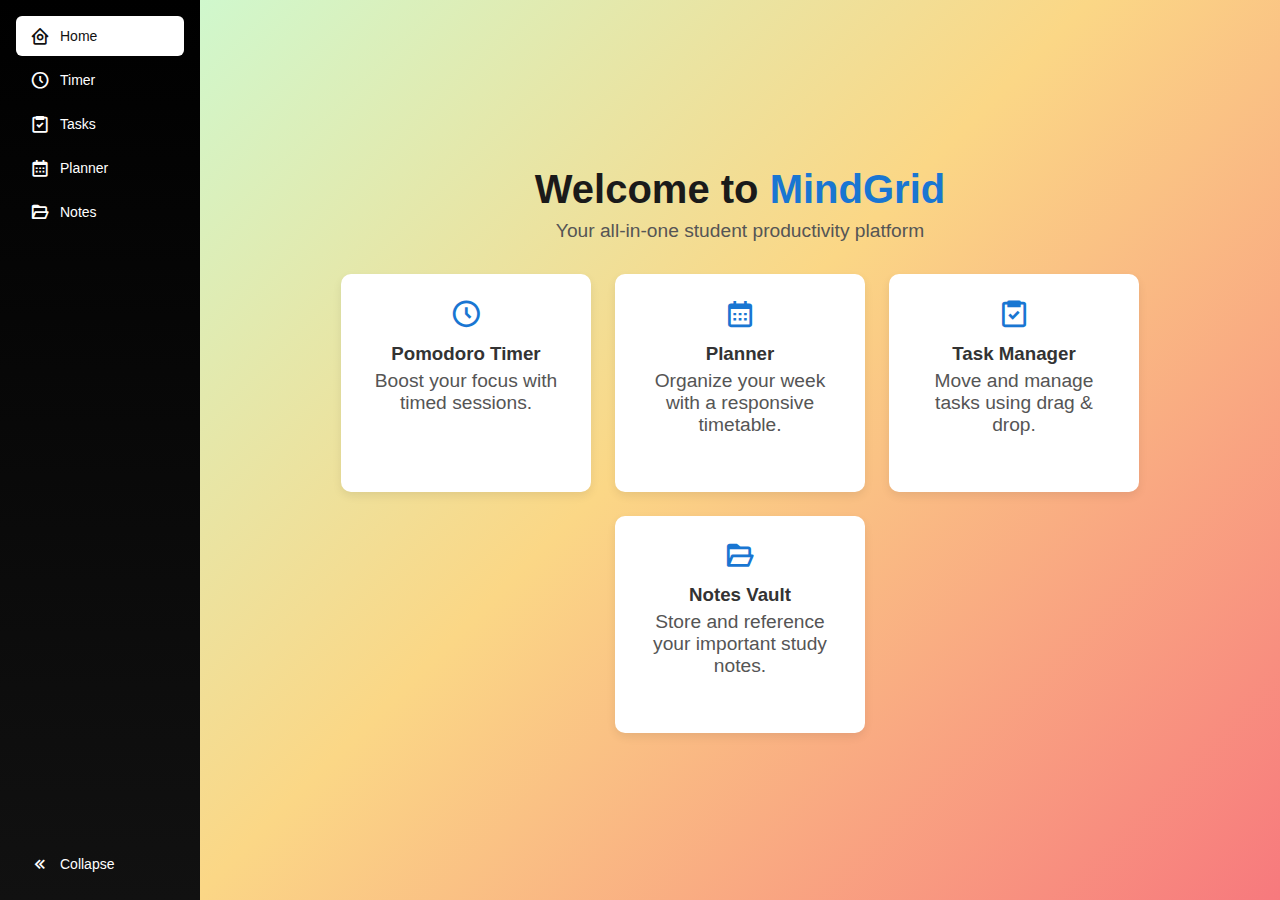
<file: index.html>
<!DOCTYPE html>
<html lang="en">
<head>
  <meta charset="UTF-8" />
  <meta name="viewport" content="width=device-width, initial-scale=1.0"/>
  <title>MindGrid - Home</title>
  <link rel="stylesheet" href="style.css" />
  <link rel="stylesheet" href="index.css" />
  <link href="https://unpkg.com/boxicons@2.1.4/css/boxicons.min.css" rel="stylesheet" />
</head>
<body class="sb-expanded">

  <!-- Sidebar -->
  <aside>
    <nav>
      <ul>
        <li>
          <a href="index.html" class="nav-link active" data-page="home">
            <i class="bx bx-home-circle"></i><span>Home</span>
          </a>
        </li>
        <li>
          <a href="timer.html" class="nav-link" data-page="timer">
            <i class="bx bx-time-five"></i><span>Timer</span>
          </a>
        </li>
        <li>
          <a href="tasks.html" class="nav-link" data-page="tasks">
            <i class="bx bx-task"></i><span>Tasks</span>
          </a>
        </li>
        <li>
          <a href="planner.html" class="nav-link" data-page="planner">
            <i class="bx bx-calendar"></i><span>Planner</span>
          </a>
        </li>
        <li>
          <a href="vault.html" class="nav-link" data-page="vault">
            <i class="bx bx-folder-open"></i><span>Notes</span>
          </a>
        </li>
        <li>
          <a href="#" id="resize-btn">
            <i class="bx bx-chevrons-left"></i><span>Collapse</span>
          </a>
        </li>
      </ul>
    </nav>
  </aside>

  <!-- Main Content -->
  <main id="main-content" class="home-hero">
    <h1>Welcome to <span>MindGrid</span></h1>
    <p>Your all-in-one student productivity platform</p>

    <div class="home-cards">
      <a href="timer.html" class="card">
        <i class="bx bx-time-five"></i>
        <h3>Pomodoro Timer</h3>
        <p>Boost your focus with timed sessions.</p>
      </a>
      <a href="planner.html" class="card">
        <i class="bx bx-calendar"></i>
        <h3>Planner</h3>
        <p>Organize your week with a responsive timetable.</p>
      </a>
      <a href="tasks.html" class="card">
        <i class="bx bx-task"></i>
        <h3>Task Manager</h3>
        <p>Move and manage tasks using drag & drop.</p>
      </a>
      <a href="vault.html" class="card">
        <i class="bx bx-folder-open"></i>
        <h3>Notes Vault</h3>
        <p>Store and reference your important study notes.</p>
      </a>
    </div>
  </main>

  <script src="script.js"></script>
</body>
</html>
</file>
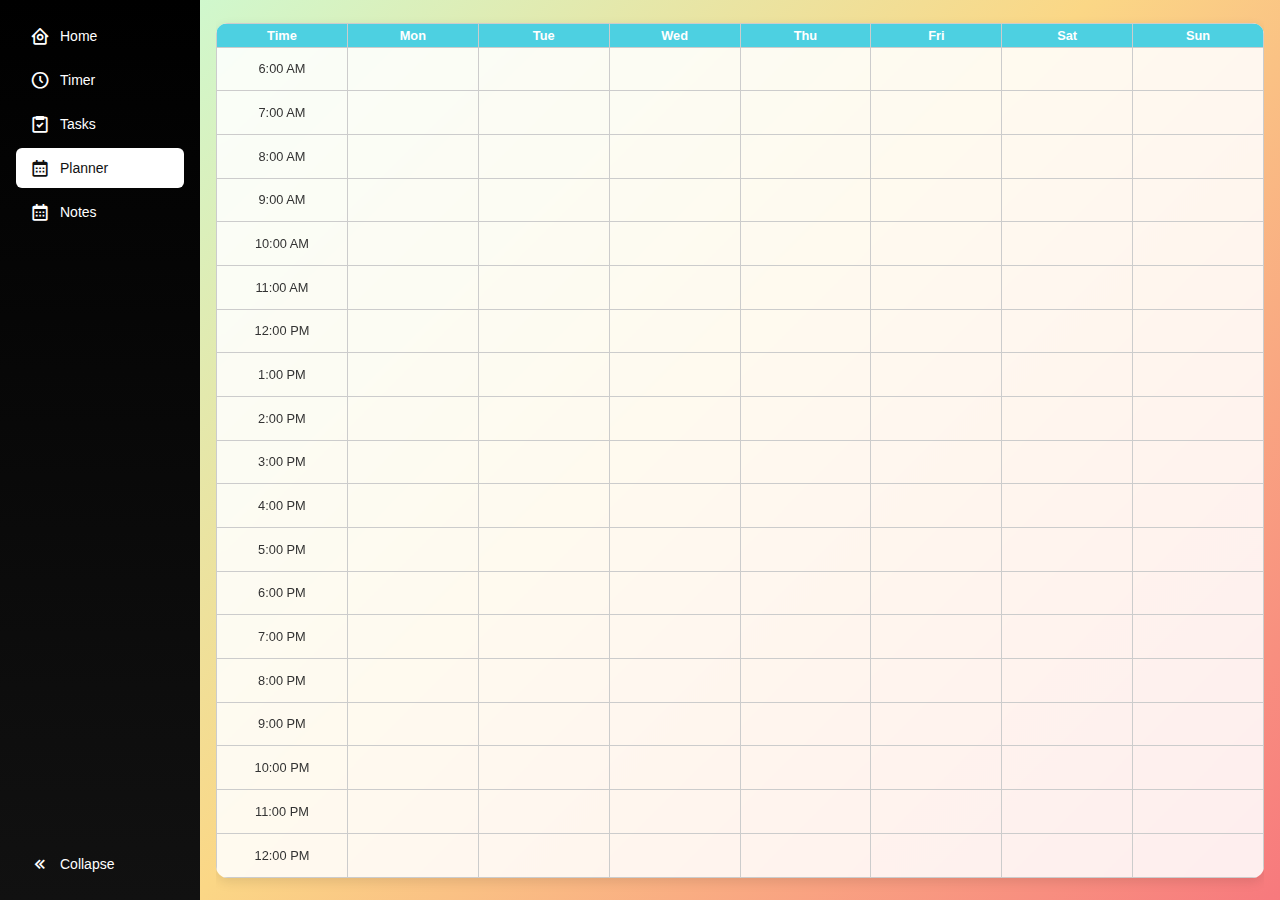
<file: planner.html>
<!DOCTYPE html>
<html lang="en">
<head>
  <meta charset="UTF-8" />
  <meta name="viewport" content="width=device-width, initial-scale=1.0"/>
  <title>MindGrid - Planner</title>
  <link rel="stylesheet" href="style.css">
  <link rel="stylesheet" href="planner.css">
  <link href="https://unpkg.com/boxicons@2.1.4/css/boxicons.min.css" rel="stylesheet">
</head>
<body class="sb-expanded">
  <aside>
    <nav>
      <ul>
        <li><a href="index.html" class="nav-link"><i class="bx bx-home-circle"></i><span>Home</span></a></li>
        <li><a href="timer.html" class="nav-link"><i class="bx bx-time-five"></i><span>Timer</span></a></li>
        <li><a href="tasks.html" class="nav-link"><i class="bx bx-task"></i><span>Tasks</span></a></li>
        <li><a href="planner.html" class="nav-link"><i class="bx bx-calendar"></i><span>Planner</span></a></li>
        <li><a href="vault.html" class="nav-link"><i class="bx bx-calendar"></i><span>Notes</span></a></li>

        <li><a href="#" id="resize-btn"><i class="bx bx-chevrons-left"></i><span>Collapse</span></a></li>
      </ul>
    </nav>
  </aside>

  <main id="main-content">
    <div class="timetable-wrapper">
      <table class="timetable">
        <thead>
          <tr>
            <th>Time</th>
            <th>Mon</th>
            <th>Tue</th>
            <th>Wed</th>
            <th>Thu</th>
            <th>Fri</th>
            <th>Sat</th>
            <th>Sun</th>
          </tr>
        </thead>
        <tbody id="timetable-body"></tbody>
      </table>
    </div>
  </main>

  <!-- Custom Prompt Modal -->
  <div id="cell-modal" class="modal hidden">
    <div class="modal-content">
      <p id="modal-time-label"></p>
      <textarea id="modal-input" placeholder="Enter task..."></textarea>
      <div class="modal-buttons">
        <button onclick="saveCell()">Add</button>
        <button onclick="deleteCell()">Delete</button>
        <button onclick="closeModal()">Cancel</button>
      </div>
    </div>
  </div>

  <script src="planner.js"></script>
  <script>
    document.getElementById("resize-btn").addEventListener("click", () => {
      document.body.classList.toggle("sb-expanded");
    });
      // Auto-highlight active nav link based on current page
  const navLinks = document.querySelectorAll(".nav-link");
  const currentPage = location.pathname.split("/").pop();

  navLinks.forEach(link => {
    const href = link.getAttribute("href");
    if (href === currentPage) {
      link.classList.add("active");
    } else {
      link.classList.remove("active");
    }
  });
  </script>
</body>
</html>
</file>
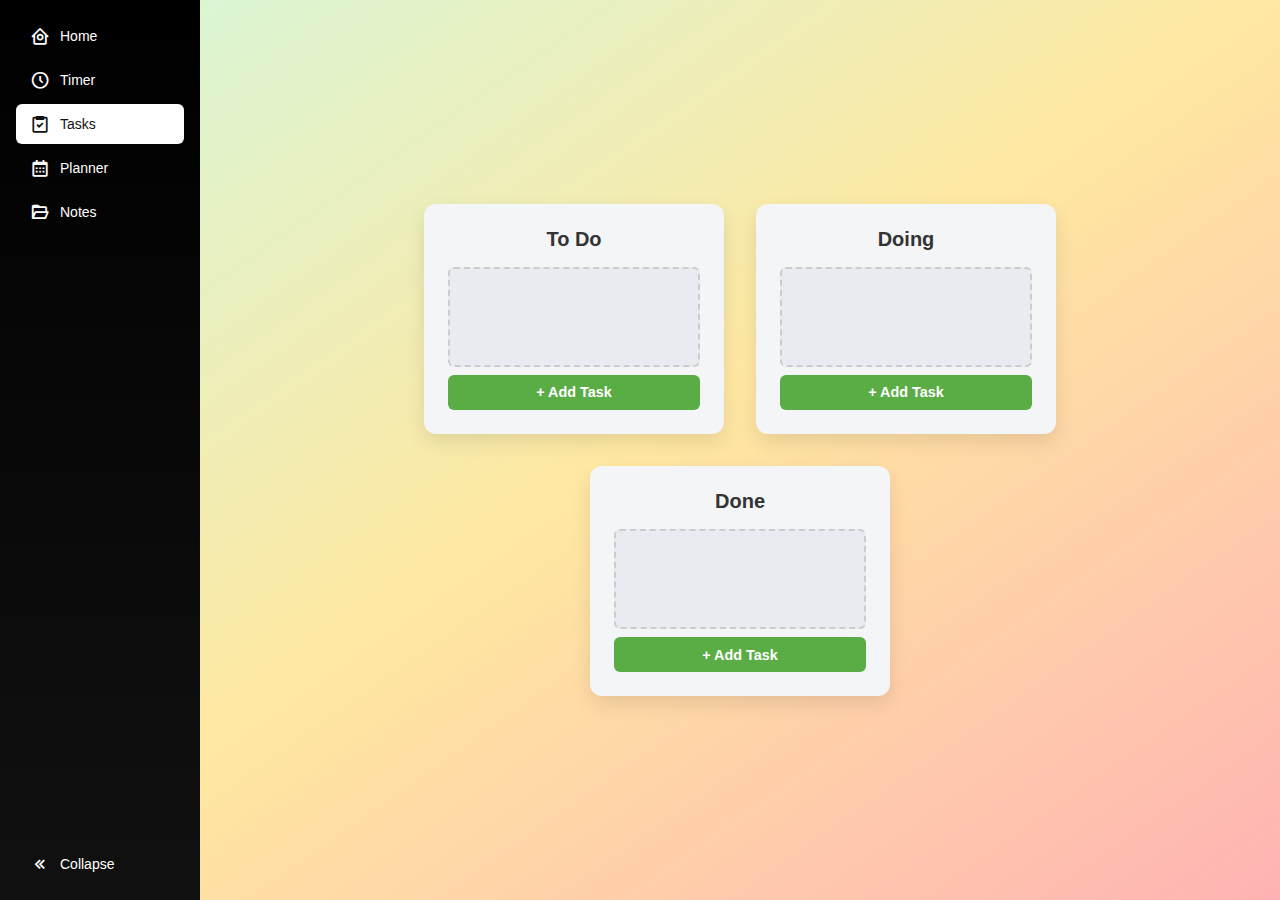
<file: tasks.html>
<!DOCTYPE html>
<html lang="en">
<head>
  <meta charset="UTF-8" />
  <meta name="viewport" content="width=device-width, initial-scale=1.0"/>
  <title>MindGrid - Tasks</title>
  <link rel="stylesheet" href="style.css">
  <link rel="stylesheet" href="tasks.css">
  <link href="https://unpkg.com/boxicons@2.1.4/css/boxicons.min.css" rel="stylesheet">
  <style>
    .modal {
      position: fixed;
      top: 0; left: 0;
      width: 100vw;
      height: 100vh;
      display: none;
      justify-content: center;
      align-items: center;
      background-color: rgba(0,0,0,0.4);
      z-index: 9999;
    }

    .modal.active {
      display: flex;
    }

    .modal-content {
      background: white;
      padding: 20px;
      border-radius: 12px;
      box-shadow: 0 0 15px rgba(0,0,0,0.2);
      width: 300px;
    }

    .modal-content input {
      width: 100%;
      padding: 8px;
      margin-top: 8px;
      margin-bottom: 12px;
      border-radius: 6px;
      border: 1px solid #ccc;
    }

    .modal-content button {
      margin-right: 8px;
      padding: 6px 12px;
    }

    .task {
      position: relative;
      padding: 10px 30px 10px 10px;
      margin: 5px 0;
      background: #e0ecff;
      border-radius: 6px;
      cursor: grab;
    }

    .task.dragging {
      opacity: 0.5;
    }

    .delete-btn {
      position: absolute;
      right: 6px;
      top: 6px;
      background: transparent;
      border: none;
      color: #888;
      font-size: 16px;
      cursor: pointer;
    }

    .delete-btn:hover {
      color: #e74c3c;
    }

    .task-list {
      min-height: 100px;
      padding: 5px;
      border: 2px dashed #ccc;
      border-radius: 6px;
    }

    .task-list.over {
      background-color: #f0f8ff;
    }
  </style>
</head>
<body class="sb-expanded">
  <aside>
    <nav>
      <ul>
        <li><a href="index.html" class="nav-link"><i class="bx bx-home-circle"></i><span>Home</span></a></li>
        <li><a href="timer.html" class="nav-link"><i class="bx bx-time-five"></i><span>Timer</span></a></li>
        <li><a href="tasks.html" class="nav-link active"><i class="bx bx-task"></i><span>Tasks</span></a></li>
        <li><a href="planner.html" class="nav-link"><i class="bx bx-calendar"></i><span>Planner</span></a></li>
        <li><a href="vault.html" class="nav-link"><i class="bx bx-folder-open"></i><span>Notes</span></a></li>
        <li><a href="#" id="resize-btn"><i class="bx bx-chevrons-left"></i><span>Collapse</span></a></li>
      </ul>
    </nav>
  </aside>

  <main>
    <div class="task-board">
      <div class="task-column" data-column="todo">
        <h3>To Do</h3>
        <div class="task-list" id="todo-list"></div>
        <button onclick="openAddModal('todo')">+ Add Task</button>
      </div>

      <div class="task-column" data-column="doing">
        <h3>Doing</h3>
        <div class="task-list" id="doing-list"></div>
        <button onclick="openAddModal('doing')">+ Add Task</button>
      </div>

      <div class="task-column" data-column="done">
        <h3>Done</h3>
        <div class="task-list" id="done-list"></div>
        <button onclick="openAddModal('done')">+ Add Task</button>
      </div>
    </div>
  </main>

  <!-- Modal -->
  <div class="modal" id="task-modal">
    <div class="modal-content">
      <h3>Add Task</h3>
      <input type="text" id="task-input" placeholder="Enter task...">
      <button onclick="confirmAddTask()">Add</button>
      <button onclick="closeModal()">Cancel</button>
    </div>
  </div>

  <script>
  let currentColumn = '';
  const modal = document.getElementById("task-modal");
  const taskInput = document.getElementById("task-input");

  document.getElementById("resize-btn").addEventListener("click", () => {
    document.body.classList.toggle("sb-expanded");
  });

  function openAddModal(column) {
    currentColumn = column;
    taskInput.value = '';
    modal.classList.add('active');
  }

  function closeModal() {
    modal.classList.remove('active');
  }

  function confirmAddTask() {
    const text = taskInput.value.trim();
    if (text === '') return;

    const task = createTaskElement(text);
    document.getElementById(`${currentColumn}-list`).appendChild(task);
    saveTasks();
    closeModal();
  }

  function createTaskElement(text) {
    const task = document.createElement('div');
    task.classList.add('task');
    task.setAttribute('draggable', 'true');
    task.innerText = text;

    const deleteBtn = document.createElement('button');
    deleteBtn.classList.add('delete-btn');
    deleteBtn.innerHTML = '&times;';
    deleteBtn.onclick = () => {
      task.remove();
      saveTasks();
    };

    task.appendChild(deleteBtn);

    task.addEventListener('dragstart', () => {
      task.classList.add('dragging');
    });

    task.addEventListener('dragend', () => {
      task.classList.remove('dragging');
      saveTasks();
    });

    return task;
  }

  document.querySelectorAll('.task-list').forEach(list => {
    list.addEventListener('dragover', (e) => {
      e.preventDefault();
      list.classList.add('over');
      const dragging = document.querySelector('.dragging');
      if (dragging && dragging !== list) {
        list.appendChild(dragging);
      }
    });

    list.addEventListener('dragleave', () => {
      list.classList.remove('over');
    });

    list.addEventListener('drop', () => {
      list.classList.remove('over');
      saveTasks();
    });
  });

  function saveTasks() {
    const data = {};
    ['todo', 'doing', 'done'].forEach(col => {
      const list = document.getElementById(`${col}-list`);
      data[col] = [];
      list.querySelectorAll('.task').forEach(task => {
        data[col].push(task.firstChild.textContent.trim());
      });
    });
    localStorage.setItem('mindgrid-tasks', JSON.stringify(data));
  }

  function loadTasks() {
    const data = JSON.parse(localStorage.getItem('mindgrid-tasks'));
    if (!data) return;
    ['todo', 'doing', 'done'].forEach(col => {
      const list = document.getElementById(`${col}-list`);
      list.innerHTML = '';
      (data[col] || []).forEach(taskText => {
        const task = createTaskElement(taskText);
        list.appendChild(task);
      });
    });
  }

  window.addEventListener('load', loadTasks);
</script>

</body>
</html>
</file>
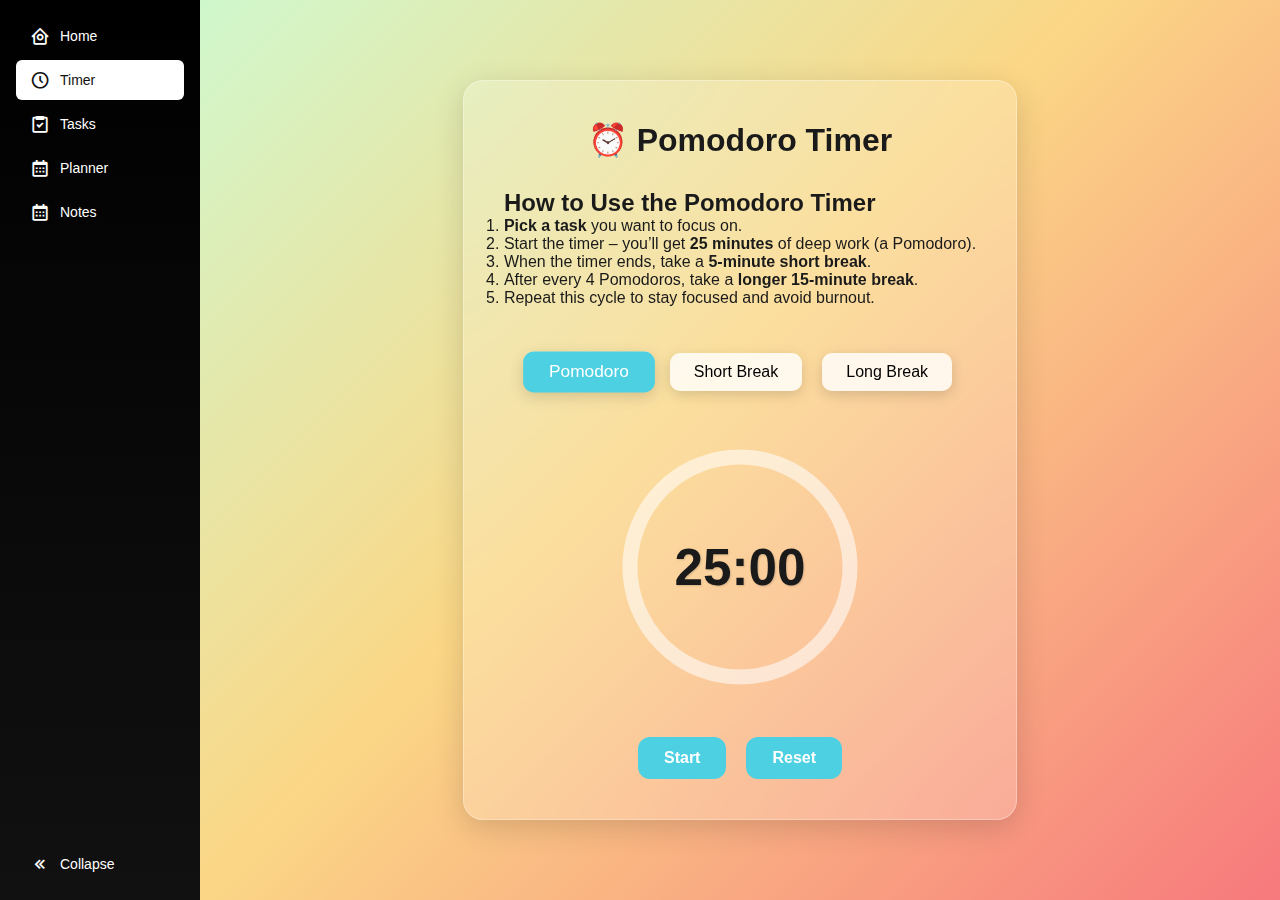
<file: timer.html>
<!DOCTYPE html>
<html lang="en">
  <head>
    <title>MindGrid - Pomodoro Timer</title>
    <link rel="stylesheet" href="style.css">
    <link href="https://unpkg.com/boxicons@2.1.4/css/boxicons.min.css" rel="stylesheet">
  </head>
  <body class="sb-expanded">
    <aside>
      <nav>
        <ul>
          <li><a href="index.html" class="nav-link" data-page="home"><i class="bx bx-home-circle"></i><span>Home</span></a></li>
          <li><a href="timer.html" class="nav-link active" data-page="timer"><i class="bx bx-time-five"></i><span>Timer</span></a></li>
          <li><a href="tasks.html" class="nav-link" data-page="tasks"><i class="bx bx-task"></i><span>Tasks</span></a></li>
          <li><a href="planner.html" class="nav-link" data-page="planner"><i class="bx bx-calendar"></i><span>Planner</span></a></li>
        <li><a href="vault.html" class="nav-link active"><i class="bx bx-calendar"></i><span>Notes</span></a></li>
          <li><a href="#" id="resize-btn"><i class="bx bx-chevrons-left"></i><span>Collapse</span></a></li>
        </ul>
      </nav>
    </aside>

    <main id="main-content">
      <section class="timer-wrapper">
        <h1>⏰ Pomodoro Timer</h1>

        <div class="pomodoro-info">
          <h2>How to Use the Pomodoro Timer</h2>
          <ol>
            <li><strong>Pick a task</strong> you want to focus on.</li>
            <li>Start the timer – you’ll get <strong>25 minutes</strong> of deep work (a Pomodoro).</li>
            <li>When the timer ends, take a <strong>5-minute short break</strong>.</li>
            <li>After every 4 Pomodoros, take a <strong>longer 15-minute break</strong>.</li>
            <li>Repeat this cycle to stay focused and avoid burnout.</li>
          </ol>
        </div>

        <div class="mode-buttons">
          <button id="pomodoro-btn" class="mode-button">Pomodoro</button>
          <button id="short-break-btn" class="mode-button">Short Break</button>
          <button id="long-break-btn" class="mode-button">Long Break</button>
        </div>

        <div class="circle-container">
          <svg class="progress-ring" width="220" height="220">
            <circle class="progress-ring-bg" r="100" cx="110" cy="110" />
            <circle class="progress-ring-circle" r="100" cx="110" cy="110" />
          </svg>
          <div class="time-overlay">
            <h1 id="time" class="time">25:00</h1>
          </div>
        </div>

        <div class="control-buttons">
          <button id="toggle-btn" class="control-button">Start</button>
          <button id="reset-btn" class="control-button">Reset</button>
        </div>
      </section>
    </main>

    <script src="script.js"></script>
    <script src="pomodoro.js"></script>
    <!-- Audio element -->
    <audio id="end-audio" src="https://actions.google.com/sounds/v1/alarms/beep_short.ogg" preload="auto"></audio>
  </body>
</html>
</file>
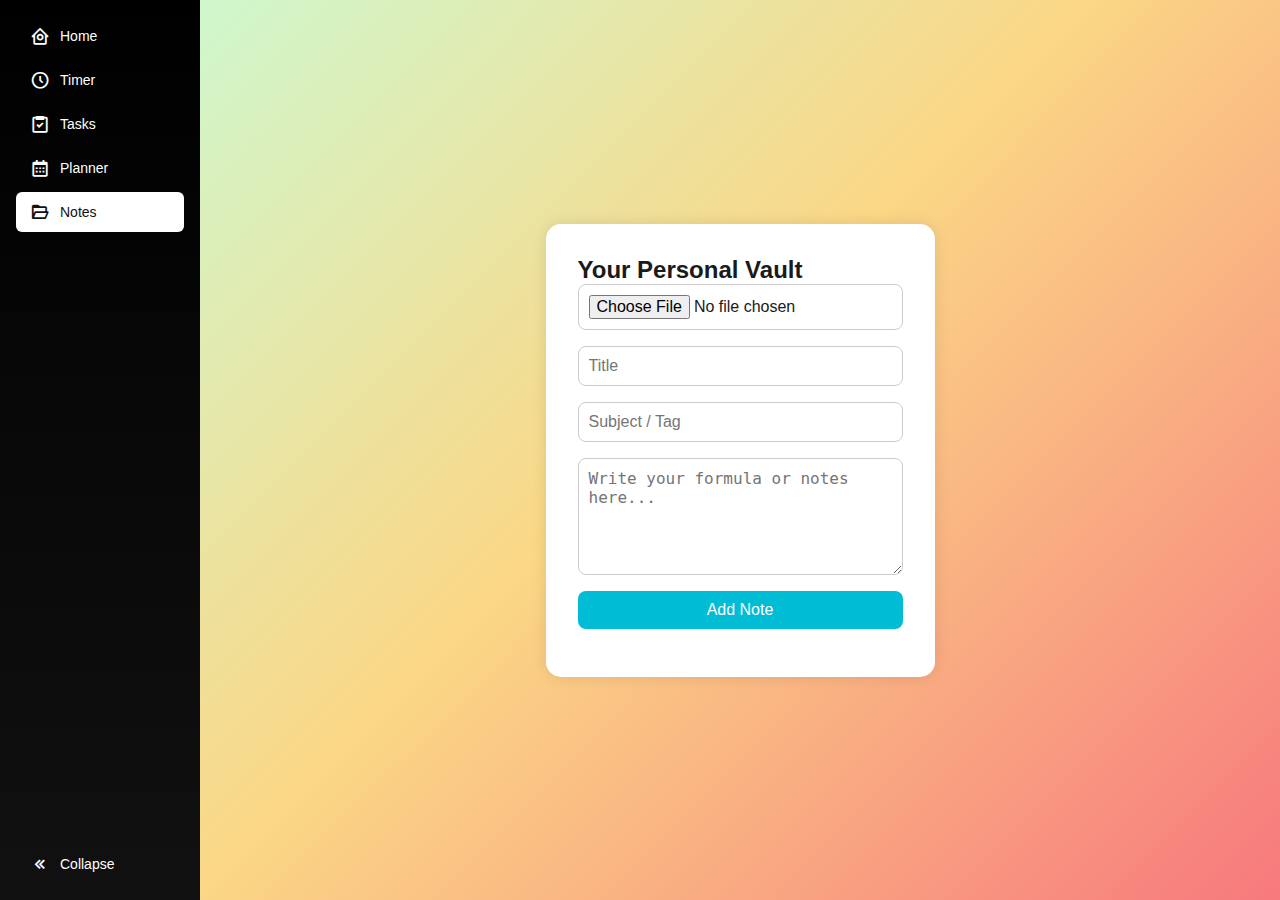
<file: vault.html>
<!DOCTYPE html>
<html lang="en">
<head>
  <meta charset="UTF-8" />
  <meta name="viewport" content="width=device-width, initial-scale=1.0"/>
  <title>MindGrid - Vault</title>
  <link rel="stylesheet" href="style.css">
  <link rel="stylesheet" href="vault.css">
  <link href="https://unpkg.com/boxicons@2.1.4/css/boxicons.min.css" rel="stylesheet">
</head>
<body class="sb-expanded">

  <!-- Sidebar -->
  <aside>
    <nav>
      <ul>
        <li>
          <a href="index.html" class="nav-link" data-page="home">
            <i class="bx bx-home-circle"></i><span>Home</span>
          </a>
        </li>
        <li>
          <a href="timer.html" class="nav-link" data-page="timer">
            <i class="bx bx-time-five"></i><span>Timer</span>
          </a>
        </li>
        <li>
          <a href="tasks.html" class="nav-link" data-page="tasks">
            <i class="bx bx-task"></i><span>Tasks</span>
          </a>
        </li>
        <li>
          <a href="planner.html" class="nav-link" data-page="planner">
            <i class="bx bx-calendar"></i><span>Planner</span>
          </a>
        </li>
        <li>
          <a href="vault.html" class="nav-link active" data-page="vault">
            <i class="bx bx-folder-open"></i><span>Notes</span>
          </a>
        </li>
        <li>
          <a href="#" id="resize-btn">
            <i class="bx bx-chevrons-left"></i><span>Collapse</span>
          </a>
        </li>
      </ul>
    </nav>
  </aside>

  <!-- Main Content -->
  <main>
    <div class="vault-container">
      <h2>Your Personal Vault</h2>

      <!-- Note Upload Form -->
      <form id="note-form">
        <input type="file" id="note-file" accept=".pdf,image/*">
        <input type="text" id="note-title" placeholder="Title" required>
        <input type="text" id="note-subject" placeholder="Subject / Tag" required>
        <textarea id="note-content" placeholder="Write your formula or notes here..." rows="5" required></textarea>
        <button type="submit">Add Note</button>
      </form>

      <!-- Notes List -->
      <div id="notes-list"></div>
    </div>

    <!-- Modal for Images -->
    <div id="image-modal" class="hidden">
      <span id="modal-close">&times;</span>
      <img id="modal-img" alt="Preview">
    </div>
  </main>

  <script src="vault.js"></script>
  <script src="script.js"></script>
</body>
</html>
</file>
<file: index.css>
.home-hero {
  padding: 2rem;
  text-align: center;
}

.home-hero h1 {
  font-size: 2.5rem;
  margin-bottom: 0.5rem;
}

.home-hero h1 span {
  color: #1976d2;
}

.home-hero p {
  font-size: 1.2rem;
  margin-bottom: 2rem;
  color: #555;
}

.home-cards {
  display: flex;
  flex-wrap: wrap;
  justify-content: center;
  gap: 1.5rem;
}

.card {
  background: white;
  border-radius: 10px;
  padding: 1.5rem;
  width: 250px;
  text-align: center;
  text-decoration: none;
  color: #333;
  box-shadow: 0 4px 10px rgba(0, 0, 0, 0.08);
  transition: transform 0.2s ease, box-shadow 0.2s ease;
}

.card:hover {
  transform: translateY(-5px);
  box-shadow: 0 8px 20px rgba(0, 0, 0, 0.1);
}

.card i {
  font-size: 2rem;
  margin-bottom: 0.5rem;
  color: #1976d2;
}

.card h3 {
  margin: 0.3rem 0;
}
</file>
<file: tasks.css>
body {
  font-family: 'Segoe UI', sans-serif;
  margin: 0;
  padding: 0;
  background: linear-gradient(to bottom right, #d4f7dc, #ffe8a1, #ffb3b3);
  color: #333;
  overflow-x: auto;
}

.task-board {
  display: flex;
  justify-content: center;
  gap: 2rem;
  padding: 2rem;
  flex-wrap: wrap;
}

.task-column {
  background-color: #f4f5f7;
  border-radius: 12px;
  padding: 1.5rem;
  width: 300px;
  display: flex;
  flex-direction: column;
  box-shadow: 0 8px 20px rgba(0, 0, 0, 0.1);
}

.task-column h3 {
  margin: 0 0 1rem 0;
  font-size: 1.25rem;
  text-align: center;
  font-weight: 600;
  color: #333;
}

.task-list {
  flex-grow: 1;
  min-height: 50px;
  padding: 0.5rem;
  border-radius: 8px;
  background-color: #e8ebf0;
  transition: background-color 0.2s ease;
}

.task-list.drag-over {
  background-color: #d0e7ff;
}

.task-card {
  background-color: #ffffff;
  padding: 0.8rem 1rem;
  margin-bottom: 0.75rem;
  border-radius: 8px;
  box-shadow: 0 4px 10px rgba(0,0,0,0.05);
  cursor: grab;
  display: flex;
  justify-content: space-between;
  align-items: center;
  font-size: 0.95rem;
  word-wrap: break-word;
  transition: transform 0.1s;
}

.task-card:active {
  transform: scale(0.98);
}

.task-card .delete-btn {
  background: none;
  border: none;
  color: #888;
  font-size: 1.1rem;
  cursor: pointer;
  transition: color 0.2s;
}

.task-card .delete-btn:hover {
  color: #e74c3c;
}

button {
  margin-top: 0.5rem;
  background-color: #5aac44;
  color: white;
  border: none;
  border-radius: 6px;
  padding: 0.6rem;
  font-weight: 600;
  font-size: 0.9rem;
  cursor: pointer;
  transition: background-color 0.2s;
}

button:hover {
  background-color: #519839;
}

/* Modal Styling (Modern & Polished) */
.modal {
  position: fixed;
  top: 0;
  left: 0;
  width: 100%;
  height: 100%;
  background-color: rgba(0,0,0,0.4);
  display: flex;
  justify-content: center;
  align-items: center;
  z-index: 999;
  backdrop-filter: blur(5px);
}

.modal.hidden {
  display: none;
}

.modal-content {
  background: #ffffff;
  padding: 2rem;
  border-radius: 16px;
  width: 320px;
  max-width: 90%;
  box-shadow: 0 12px 24px rgba(0,0,0,0.2);
  display: flex;
  flex-direction: column;
  gap: 1rem;
  animation: popIn 0.2s ease-out;
}

.modal-content textarea {
  width: 100%;
  height: 100px;
  resize: none;
  padding: 1rem;
  font-size: 1rem;
  border-radius: 12px;
  border: 1px solid #ddd;
  outline: none;
  background-color: #f9f9f9;
  transition: border-color 0.2s;
}

.modal-content textarea:focus {
  border-color: #4dd0e1;
}

.modal-buttons {
  display: flex;
  justify-content: space-between;
  gap: 0.5rem;
}

.modal-buttons button {
  flex: 1;
  padding: 0.75rem 1rem;
  font-weight: bold;
  border: none;
  border-radius: 8px;
  background-color: #4dd0e1;
  color: white;
  cursor: pointer;
  transition: all 0.2s ease;
}

.modal-buttons button:hover {
  background-color: #00bcd4;
}

.modal-buttons button:nth-child(2) {
  background-color: #ef5350;
}

.modal-buttons button:nth-child(2):hover {
  background-color: #d32f2f;
}

.modal-buttons button:nth-child(3) {
  background-color: #9e9e9e;
}

.modal-buttons button:nth-child(3):hover {
  background-color: #757575;
}

@keyframes popIn {
  from {
    transform: scale(0.95);
    opacity: 0;
  }
  to {
    transform: scale(1);
    opacity: 1;
  }
}
</file>
<file: vault.css>
.vault-container {
  max-width: 700px;
  margin: auto;
  background: #fff;
  padding: 2rem;
  border-radius: 15px;
  box-shadow: 0 0 15px rgba(0,0,0,0.1);
}

form input,
form textarea,
form button {
  display: block;
  width: 100%;
  margin-bottom: 1rem;
  padding: 10px;
  font-size: 1rem;
  border: 1px solid #ccc;
  border-radius: 8px;
}

form button {
  background-color: #00bcd4;
  color: #fff;
  border: none;
  cursor: pointer;
  transition: background 0.3s ease;
}

form button:hover {
  background-color: #0097a7;
}

.note {
  background: #f1f1f1;
  padding: 1rem;
  margin: 1rem 0;
  border-radius: 10px;
  position: relative;
}

.note img {
  width: 100px;
  height: auto;
  margin-top: 10px;
  cursor: pointer;
  border-radius: 8px;
}

.note .note-link {
  color: #00bcd4;
  font-weight: bold;
  text-decoration: none;
}

.note .delete-note {
  position: absolute;
  top: 10px;
  right: 10px;
  background: #f44336;
  color: white;
  border: none;
  padding: 5px 10px;
  border-radius: 6px;
  cursor: pointer;
}

#image-modal {
  position: fixed;
  top: 0;
  left: 0;
  width: 100%;
  height: 100%;
  background: rgba(10,10,10,0.9);
  display: flex;
  justify-content: center;
  align-items: center;
  z-index: 999;
}

#image-modal.hidden {
  display: none;
}

#modal-img {
  max-width: 90%;
  max-height: 80%;
  border-radius: 10px;
}

#modal-close {
  position: absolute;
  top: 20px;
  right: 40px;
  font-size: 2rem;
  color: white;
  cursor: pointer;
}
</file>
<file: style.css>
/* === GLOBAL RESET === */
* {
  margin: 0;
  padding: 0;
  box-sizing: border-box;
}

/* === VARIABLES === */
:root {
  --sb-width: 5rem;
  --sb-expanded-width: 12.5rem;
  --primary-color: #4dd0e1;
  --bg-gradient: linear-gradient(135deg, #c6ffdd 0%, #fbd786 50%, #f7797d 100%);
  --text-color: #1a1a1a;
  --bg-circle: #ffffff90;
  --glass-bg: rgba(255, 255, 255, 0.2);
}

/* === BODY & SIDEBAR === */
body {
  font-family: 'Segoe UI', Tahoma, Geneva, Verdana, sans-serif;
  font-size: 16px;
  color: var(--text-color);
  background: var(--bg-gradient);
  background-attachment: fixed;
  min-height: 100vh;
  display: flex;
}

body.sb-expanded {
  --sb-width: var(--sb-expanded-width);
}

aside {
  position: fixed;
  top: 0;
  left: 0;
  width: var(--sb-width);
  height: 100vh;
  padding: 1rem;
  background: linear-gradient(to bottom, #000, #111);
  display: flex;
  flex-direction: column;
  transition: width 0.3s ease-in-out;
}

nav {
  flex: 1;
}

nav ul {
  list-style: none;
  display: flex;
  flex-direction: column;
  gap: 0.25rem;
  height: 100%;
}

nav li:last-child {
  margin-top: auto;
}

nav a {
  display: flex;
  align-items: center;
  gap: 0.625rem;
  padding: 0.625rem 0.875rem;
  font-size: 1.25rem;
  color: white;
  border-radius: 0.375rem;
  transition: 0.2s ease;
  text-decoration: none;
}

nav a.active,
nav a:hover {
  color: #111;
  background-color: white;
}

nav a span {
  font-size: 0.875rem;
  opacity: 0;
  visibility: hidden;
  transition: 0.2s ease;
}

body.sb-expanded nav a span {
  opacity: 1;
  visibility: visible;
}

/* === MAIN === */
main {
  margin-left: var(--sb-width);
  padding: 2rem;
  flex: 1;
  transition: margin-left 0.3s ease-in-out;
  display: flex;
  flex-direction: column;
  align-items: center;
  justify-content: center;
  min-height: 100vh;
}

/* === INFO BOX === */
.info-box {
  background: #ffffffcc;
  backdrop-filter: blur(8px);
  border-radius: 12px;
  padding: 20px 30px;
  margin-bottom: 30px;
  max-width: 600px;
  text-align: center;
  box-shadow: 0 8px 30px rgba(0, 0, 0, 0.1);
}

.info-box h2 {
  margin-bottom: 10px;
  font-size: 1.6rem;
  color: #333;
}

.info-box p {
  font-size: 1rem;
  color: #444;
}

/* === TIMER === */
.timer-wrapper {
  display: flex;
  flex-direction: column;
  align-items: center;
  gap: 30px;
  background: var(--glass-bg);
  backdrop-filter: blur(16px);
  padding: 40px;
  border-radius: 20px;
  box-shadow: 0 8px 30px rgba(0, 0, 0, 0.15);
  border: 1px solid rgba(255, 255, 255, 0.3);
}

/* === TIMER CIRCLE === */
.circle-container {
  position: relative;
  width: 260px;
  height: 260px;
}

.progress-ring {
  width: 100%;
  height: 100%;
  transform: rotate(-90deg);
}

.progress-ring-bg,
.progress-ring-circle {
  fill: none;
  stroke-width: 15;
  cx: 130;
  cy: 130;
  r: 110;
}

.progress-ring-bg {
  stroke: var(--bg-circle);
}

.progress-ring-circle {
  stroke: var(--primary-color);
  stroke-dasharray: 690;
  stroke-dashoffset: 0;
  stroke-linecap: round;
  transition: stroke-dashoffset 0.5s linear;
}

.time-overlay {
  position: absolute;
  top: 0;
  left: 0;
  width: 260px;
  height: 260px;
  display: flex;
  align-items: center;
  justify-content: center;
}

.time {
  font-size: 3.2rem;
  font-weight: 600;
  color: var(--text-color);
  text-shadow: 1px 1px 2px rgba(0, 0, 0, 0.15);
}

/* === MODE BUTTONS === */
.mode-buttons {
  display: flex;
  gap: 20px;
  margin: 1rem 0;
}

.mode-button {
  padding: 10px 24px;
  font-size: 1rem;
  border: none;
  border-radius: 10px;
  background: #ffffffc0;
  backdrop-filter: blur(5px);
  box-shadow: 0 4px 14px rgba(0, 0, 0, 0.15);
  cursor: pointer;
  transition: all 0.25s ease-in-out;
}

.mode-button:hover,
.mode-button.active {
  background-color: var(--primary-color);
  color: white;
  transform: scale(1.08);
}

/* === CONTROL BUTTONS === */
.control-buttons {
  display: flex;
  gap: 20px;
  margin-top: 10px;
}

.control-button {
  padding: 12px 26px;
  font-size: 1rem;
  font-weight: 600;
  border: none;
  border-radius: 12px;
  background-color: var(--primary-color);
  color: white;
  cursor: pointer;
  transition: background-color 0.3s ease, transform 0.2s ease;
}

.control-button:hover {
  background-color: #0097a7;
  transform: scale(1.05);
}

/* === VISUAL FLASH ON TIMER END === */
@keyframes flashBackground {
  0% { background: #f7797d; }
  50% { background: #fbd786; }
  100% { background: #c6ffdd; }
}

body.flash-bg {
  animation: flashBackground 0.6s ease-in-out 3;
}

/* Visual flash when time ends */
.flash-bg {
  animation: flash 0.4s alternate 4;
}

@keyframes flash {
  0% { background-color: #ffffff; }
  100% { background-color: #ffeb3b; }
}
</file>
<file: planner.css>
/* === GLOBAL RESET === */
* {
  margin: 0;
  padding: 0;
  box-sizing: border-box;
}

/* === VARIABLES === */
:root {
  --sb-width: 5rem;
  --sb-expanded-width: 12.5rem;
  --primary-color: #4dd0e1;
  --bg-gradient: linear-gradient(135deg, #c6ffdd 0%, #fbd786 50%, #f7797d 100%);
}

/* === BODY + WRAPPER === */
body {
  font-family: 'Segoe UI', sans-serif;
  background-color: #f4f7fa;
  color: #333;
  overflow: hidden; /* Prevents scrolling */
  height: 100vh;
  width: 100vw;
}

main {
  margin-left: var(--sb-width);
  transition: margin-left 0.3s ease;
  display: flex;
  align-items: center;
  justify-content: center;
  height: 100vh;
  width: 100%;
}

body.sb-expanded main {
  margin-left: var(--sb-expanded-width);
}

.timetable-wrapper {
  display: flex;
  justify-content: center;
  align-items: center;
  height: 100%;
  width: 100%;
  padding: 0.5rem;
  overflow: hidden;
}

.timetable {
  border-collapse: collapse;
  background: #ffffffdd;
  backdrop-filter: blur(6px);
  border-radius: 12px;
  box-shadow: 0 4px 12px rgba(0, 0, 0, 0.1);
  overflow: hidden;
  table-layout: fixed;
  width: 90vw;
  max-width: 1300px;
  height: 95vh;
  font-size: 0.85rem;
}

.timetable th,
.timetable td {
  border: 1px solid #ccc;
  padding: 4px;
  text-align: center;
  font-size: 0.8rem;
  cursor: pointer;
  word-wrap: break-word;
}

.timetable th {
  background-color: var(--primary-color);
  color: white;
  font-weight: 600;
  position: sticky;
  top: 0;
}

.timetable td:hover {
  background-color: #e0f7fa;
}

/* === MODAL === */
.modal {
  position: fixed;
  top: 0;
  left: 0;
  width: 100vw;
  height: 100vh;
  backdrop-filter: blur(4px);
  background-color: rgba(0, 0, 0, 0.5);
  display: flex;
  justify-content: center;
  align-items: center;
  z-index: 999;
}

.modal.hidden {
  display: none;
}

.modal-content {
  background: white;
  padding: 20px 25px;
  border-radius: 12px;
  max-width: 400px;
  width: 90%;
  box-shadow: 0 4px 20px rgba(0, 0, 0, 0.2);
  text-align: center;
}

.modal-content p {
  font-weight: bold;
  margin-bottom: 10px;
}

.modal-content textarea {
  width: 100%;
  height: 80px;
  resize: none;
  font-size: 1rem;
  margin-bottom: 10px;
  padding: 8px;
  border-radius: 6px;
  border: 1px solid #ccc;
}

.modal-buttons {
  display: flex;
  justify-content: space-between;
  gap: 10px;
}

.modal-buttons button {
  flex: 1;
  padding: 10px;
  border: none;
  border-radius: 8px;
  cursor: pointer;
  font-weight: bold;
  background-color: var(--primary-color);
  color: white;
  transition: background 0.2s ease;
}

.modal-buttons button:hover {
  background-color: #0097a7;
}

main {
  margin-left: var(--sb-width);
  transition: margin-left 0.3s ease;
  display: flex;
  align-items: center;
  justify-content: center;
  height: 100vh;
  width: calc(100vw - var(--sb-width));
  padding: 0 1rem; /* Add horizontal padding */
}

body.sb-expanded main {
  margin-left: var(--sb-expanded-width);
  width: calc(100vw - var(--sb-expanded-width));
}

.timetable-wrapper {
  display: flex;
  justify-content: center;
  align-items: center;
  height: 100%;
  width: 100%;
  overflow: hidden;
  padding: 0;
}

.timetable {
  width: 100%;
  max-width: 1200px;
  height: 95vh;
  font-size: 0.85rem;
  border-collapse: collapse;
  background: #ffffffdd;
  backdrop-filter: blur(6px);
  border-radius: 12px;
  box-shadow: 0 4px 12px rgba(0, 0, 0, 0.1);
  overflow: hidden;
  table-layout: fixed;
}
</file>
